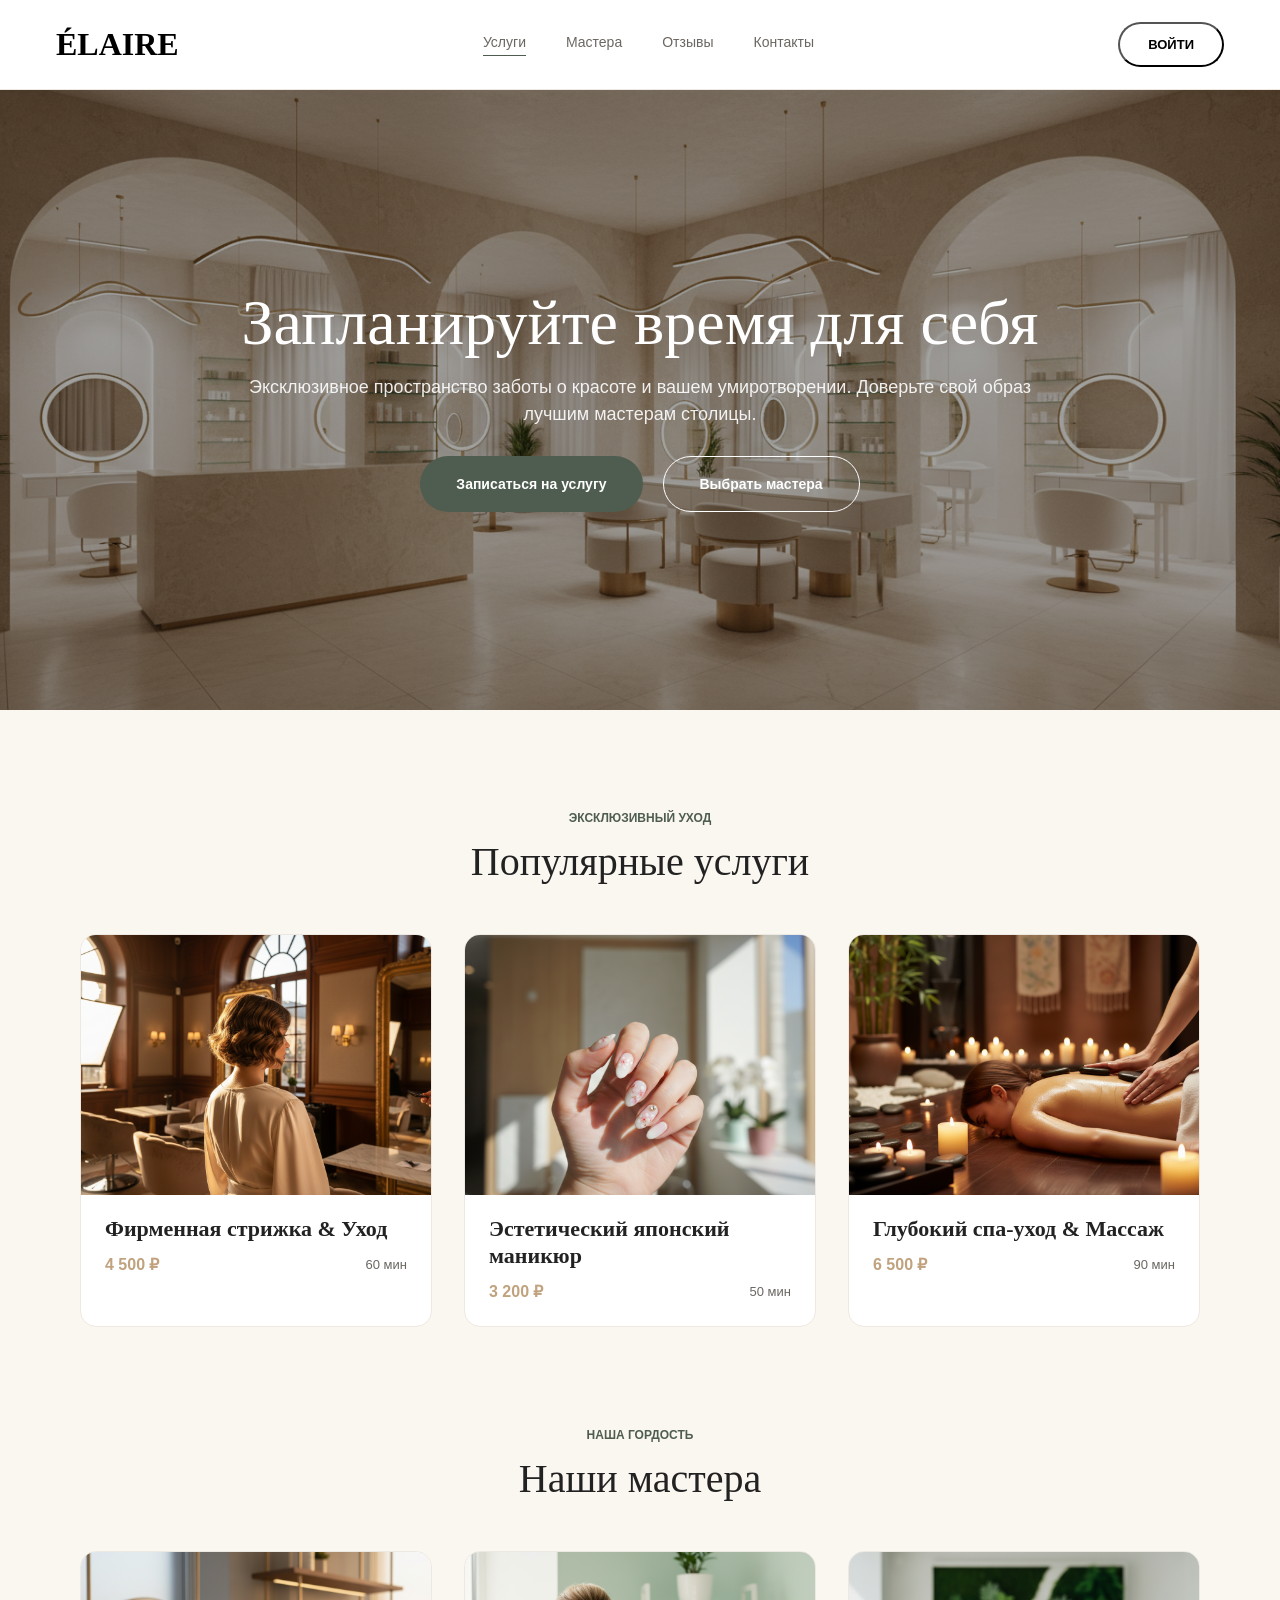
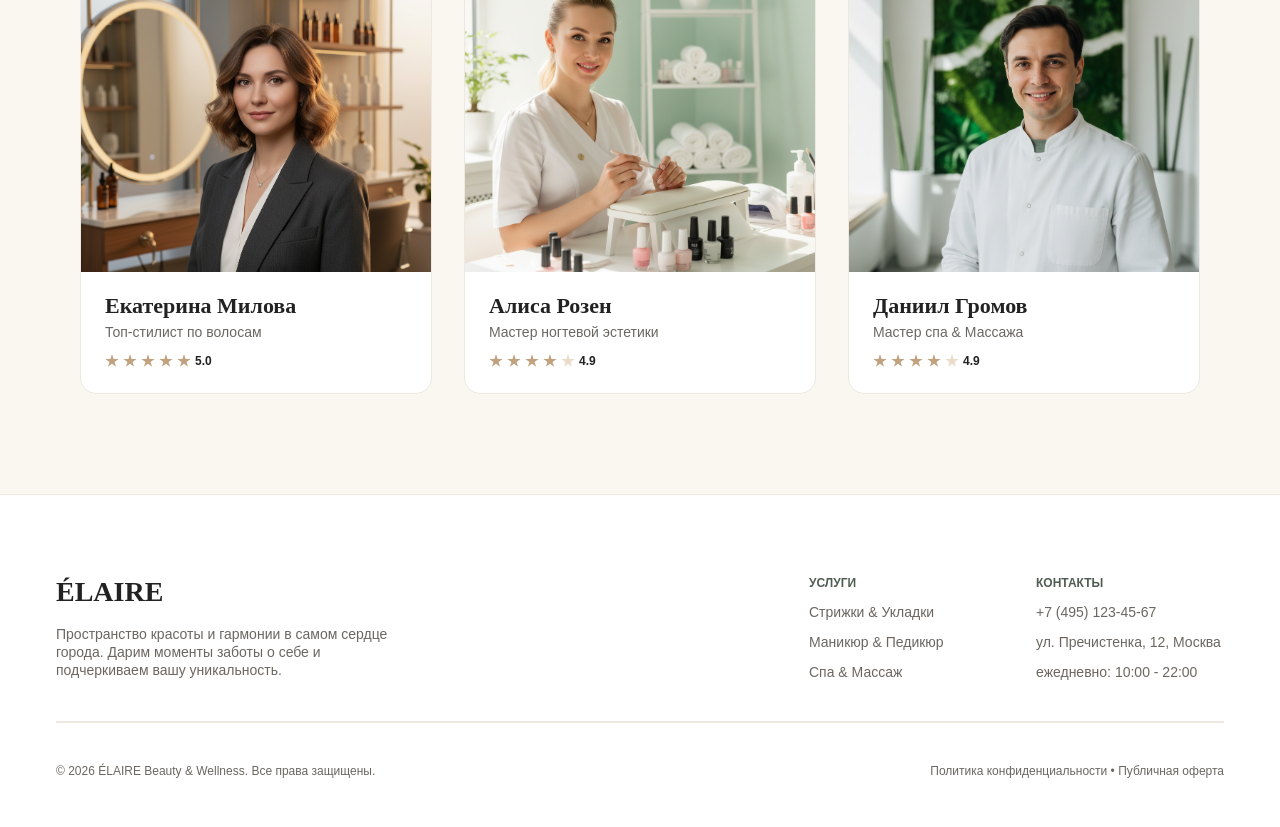
<file: frontend-1-complete/index.html>
<!DOCTYPE html>
<html lang="ru">
  <head>
    <meta charset="UTF-8" />
    <link rel="icon" type="image/svg+xml" href="/favicon.svg" />
    <meta name="viewport" content="width=device-width, initial-scale=1.0" />
    <title>ÉLAIRE — Салон услуг</title>
    <link rel="stylesheet" href="home.css" />
  </head>
  <body>
    <div class="page">
      <!-- header -->
      <header class="header">
        <div class="logo">
          <span class="logo-text">ÉLAIRE</span>
        </div>
        <nav class="nav-links">
          <div class="nav-item active"><a href="#">Услуги</a></div>
          <div class="nav-item"><a href="#">Мастера</a></div>
          <div class="nav-item"><a href="#">Отзывы</a></div>
          <div class="nav-item"><a href="#">Контакты</a></div>
        </nav>
        <button class="login-button"><span>Войти</span></button>
      </header>

      <!-- hero -->
      <section class="hero">
        <div class="hero-text-container">
          <h1 class="hero-title">Запланируйте время для себя</h1>
          <p class="hero-desc">
            Эксклюзивное пространство заботы о красоте и вашем умиротворении.
            Доверьте свой образ лучшим мастерам столицы.
          </p>
        </div>
        <div class="hero-ctas">
          <button
            class="cta-service"
            onclick="window.location.href='services.html'"
          >
            Записаться на услугу
          </button>
          <button class="cta-master">Выбрать мастера</button>
        </div>
      </section>

      <!-- popular services -->
      <section class="popular-services">
        <div class="section-header">
          <span class="section-tag">Эксклюзивный уход</span>
          <h2 class="section-title">Популярные услуги</h2>
        </div>
        <div class="services-grid">
          <article class="service-card">
            <div
              class="service-card-image"
              style="background-image: url('images/service-haircut.png')"
            ></div>
            <div class="service-card-body">
              <h3 class="service-card-title">Фирменная стрижка &amp; Уход</h3>
              <div class="service-card-meta">
                <span class="price">4 500 ₽</span>
                <span class="duration">60 мин</span>
              </div>
            </div>
          </article>
          <article class="service-card">
            <div
              class="service-card-image"
              style="background-image: url('images/service-manicure.png')"
            ></div>
            <div class="service-card-body">
              <h3 class="service-card-title">Эстетический японский маникюр</h3>
              <div class="service-card-meta">
                <span class="price">3 200 ₽</span>
                <span class="duration">50 мин</span>
              </div>
            </div>
          </article>
          <article class="service-card">
            <div
              class="service-card-image"
              style="background-image: url('images/service-spa.png')"
            ></div>
            <div class="service-card-body">
              <h3 class="service-card-title">Глубокий спа-уход &amp; Массаж</h3>
              <div class="service-card-meta">
                <span class="price">6 500 ₽</span>
                <span class="duration">90 мин</span>
              </div>
            </div>
          </article>
        </div>
      </section>

      <!-- our masters -->
      <section class="our-masters">
        <div class="section-header">
          <span class="section-tag">Наша гордость</span>
          <h2 class="section-title">Наши мастера</h2>
        </div>
        <div class="masters-grid">
          <article class="master-card">
            <div
              class="master-card-image"
              style="background-image: url('images/master-ekaterina.png')"
            ></div>
            <div class="master-card-body">
              <div class="master-info">
                <h3 class="master-name">Екатерина Милова</h3>
                <span class="master-role">Топ-стилист по волосам</span>
              </div>
              <div class="stars">
                <span class="star"></span>
                <span class="star"></span>
                <span class="star"></span>
                <span class="star"></span>
                <span class="star"></span>
                <span class="rating">5.0</span>
              </div>
            </div>
          </article>
          <article class="master-card">
            <div
              class="master-card-image"
              style="background-image: url('images/master-alisa.png')"
            ></div>
            <div class="master-card-body">
              <div class="master-info">
                <h3 class="master-name">Алиса Розен</h3>
                <span class="master-role">Мастер ногтевой эстетики</span>
              </div>
              <div class="stars">
                <span class="star"></span>
                <span class="star"></span>
                <span class="star"></span>
                <span class="star"></span>
                <span class="star star-empty"></span>
                <span class="rating">4.9</span>
              </div>
            </div>
          </article>
          <article class="master-card">
            <div
              class="master-card-image"
              style="background-image: url('images/master-daniil.png')"
            ></div>
            <div class="master-card-body">
              <div class="master-info">
                <h3 class="master-name">Даниил Громов</h3>
                <span class="master-role">Мастер спа &amp; Массажа</span>
              </div>
              <div class="stars">
                <span class="star"></span>
                <span class="star"></span>
                <span class="star"></span>
                <span class="star"></span>
                <span class="star star-empty"></span>
                <span class="rating">4.9</span>
              </div>
            </div>
          </article>
        </div>
      </section>

      <!-- footer -->
      <footer class="footer">
        <div class="footer-top">
          <div class="footer-brand">
            <span class="brand-name">ÉLAIRE</span>
            <span class="brand-desc"
              >Пространство красоты и гармонии в самом сердце города. Дарим
              моменты заботы о себе и подчеркиваем вашу уникальность.</span
            >
          </div>
          <div class="footer-links-row">
            <div class="links-col" style="width: 147px">
              <span class="col-title">Услуги</span>
              <a href="#">Стрижки &amp; Укладки</a>
              <a href="#">Маникюр &amp; Педикюр</a>
              <a href="#">Спа &amp; Массаж</a>
            </div>
            <div class="links-col" style="width: 188px">
              <span class="col-title">Контакты</span>
              <a href="#">+7 (495) 123-45-67</a>
              <a href="#">ул. Пречистенка, 12, Москва</a>
              <a href="#">ежедневно: 10:00 - 22:00</a>
            </div>
          </div>
        </div>
        <div class="footer-line"></div>
        <div class="footer-bottom">
          <span class="copy"
            >© 2026 ÉLAIRE Beauty &amp; Wellness. Все права защищены.</span
          >
          <span class="legal"
            >Политика конфиденциальности • Публичная оферта</span
          >
        </div>
      </footer>
    </div>
  </body>
</html>
</file>
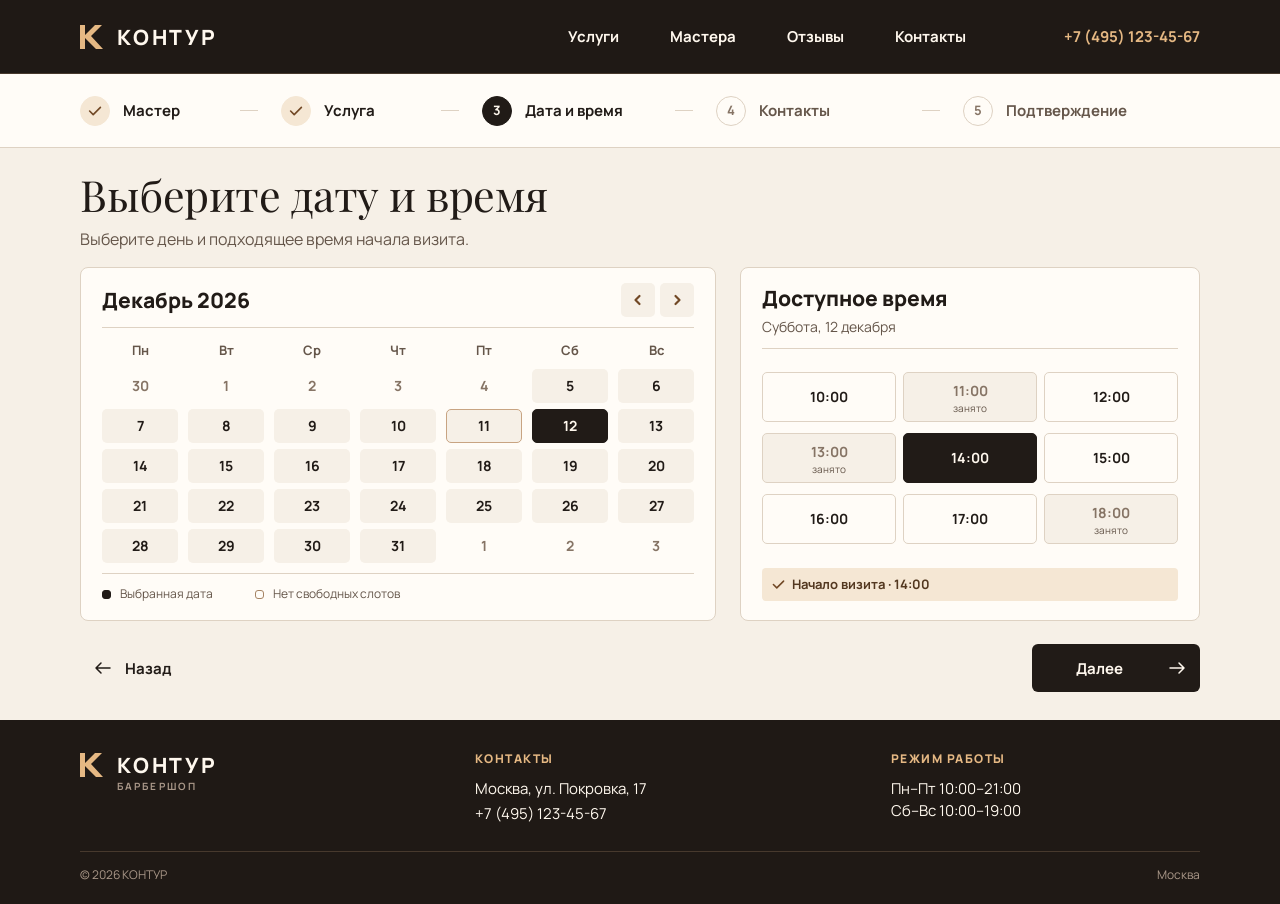
<file: frontend-1-practice/index.html>
<!doctype html>
<html lang="ru">
<head>
  <meta charset="utf-8">
  <meta name="viewport" content="width=device-width, initial-scale=1">
  <title>Выбор даты и времени — КОНТУР</title>
  <link rel="stylesheet" href="styles.css">
</head>
<body class="page" id="top">
  <a class="skip-link" href="#booking">К выбору даты и времени</a>

  <header class="masthead">
    <div class="wrap masthead__inner">
      <span class="brand">
        <svg class="brand__mark" viewBox="0 0 24 24" aria-hidden="true" focusable="false">
          <path fill="currentColor" d="M0 0h5v10L15 0h7L11 11l12 13h-7L5 13v11H0z"/>
        </svg>
        <span class="brand__word">КОНТУР</span>
      </span>

      <nav class="site-nav" aria-label="Разделы сайта">
        <ul class="site-nav__list">
          <li class="site-nav__item">Услуги</li>
          <li class="site-nav__item">Мастера</li>
          <li class="site-nav__item">Отзывы</li>
          <li class="site-nav__item"><a class="site-nav__link" href="#contacts">Контакты</a></li>
        </ul>
      </nav>

      <a class="masthead__phone" href="tel:+74951234567">+7 (495) 123-45-67</a>
    </div>
  </header>

  <main class="booking" id="booking" tabindex="-1">
    <nav class="progress" aria-label="Шаги записи">
      <ol class="wrap progress__list">
        <li class="progress__step progress__step--done">
          <span class="progress__badge" aria-hidden="true">
            <svg class="icon" viewBox="0 0 20 20" fill="none" aria-hidden="true"><path d="m4 10 4 4 8-8" stroke="currentColor" stroke-width="1.8" stroke-linecap="round" stroke-linejoin="round"/></svg>
          </span>
          <span class="progress__label">Мастер<span class="visually-hidden">, шаг пройден</span></span>
        </li>
        <li class="progress__step progress__step--done">
          <span class="progress__badge" aria-hidden="true">
            <svg class="icon" viewBox="0 0 20 20" fill="none" aria-hidden="true"><path d="m4 10 4 4 8-8" stroke="currentColor" stroke-width="1.8" stroke-linecap="round" stroke-linejoin="round"/></svg>
          </span>
          <span class="progress__label">Услуга<span class="visually-hidden">, шаг пройден</span></span>
        </li>
        <li class="progress__step" aria-current="step">
          <span class="progress__badge" aria-hidden="true">3</span>
          <span class="progress__label">Дата и время</span>
        </li>
        <li class="progress__step">
          <span class="progress__badge" aria-hidden="true">4</span>
          <span class="progress__label">Контакты</span>
        </li>
        <li class="progress__step">
          <span class="progress__badge" aria-hidden="true">5</span>
          <span class="progress__label">Подтвер&shy;ждение</span>
        </li>
      </ol>
    </nav>

    <div class="wrap booking__inner">
      <h1 class="booking__title">Выберите дату и время</h1>
      <p class="booking__intro">Выберите день и подходящее время начала визита.</p>

      <form class="schedule" aria-label="Выбор даты и времени" autocomplete="off">
        <section class="panel calendar" aria-labelledby="month-title">
          <div class="calendar__head">
            <h2 class="panel__title" id="month-title">Декабрь 2026</h2>
            <div class="calendar__arrows">
              <button class="month-arrow" type="button" aria-label="Предыдущий месяц">
                <svg class="icon" viewBox="0 0 20 20" fill="none" aria-hidden="true"><path d="m11.5 6-4 4 4 4" stroke="currentColor" stroke-width="2.2" stroke-linecap="round" stroke-linejoin="round"/></svg>
              </button>
              <button class="month-arrow" type="button" aria-label="Следующий месяц">
                <svg class="icon" viewBox="0 0 20 20" fill="none" aria-hidden="true"><path d="m8.5 6 4 4-4 4" stroke="currentColor" stroke-width="2.2" stroke-linecap="round" stroke-linejoin="round"/></svg>
              </button>
            </div>
          </div>

          <ul class="weekdays" aria-hidden="true">
            <li class="weekday">Пн</li>
            <li class="weekday">Вт</li>
            <li class="weekday">Ср</li>
            <li class="weekday">Чт</li>
            <li class="weekday">Пт</li>
            <li class="weekday">Сб</li>
            <li class="weekday">Вс</li>
          </ul>

          <fieldset class="calendar__days">
            <legend class="visually-hidden">День визита</legend>
            <span class="day day--muted" aria-hidden="true">30</span>
            <span class="day day--muted" aria-hidden="true">1</span>
            <span class="day day--muted" aria-hidden="true">2</span>
            <span class="day day--muted" aria-hidden="true">3</span>
            <span class="day day--muted" aria-hidden="true">4</span>
            <label class="day">
              <input class="visually-hidden choice" type="radio" name="visit-date" value="2026-12-05">
              <span class="day__number" aria-hidden="true">5</span>
              <span class="visually-hidden">Суббота, 5 декабря</span>
            </label>
            <label class="day">
              <input class="visually-hidden choice" type="radio" name="visit-date" value="2026-12-06">
              <span class="day__number" aria-hidden="true">6</span>
              <span class="visually-hidden">Воскресенье, 6 декабря</span>
            </label>
            <label class="day">
              <input class="visually-hidden choice" type="radio" name="visit-date" value="2026-12-07">
              <span class="day__number" aria-hidden="true">7</span>
              <span class="visually-hidden">Понедельник, 7 декабря</span>
            </label>
            <label class="day">
              <input class="visually-hidden choice" type="radio" name="visit-date" value="2026-12-08">
              <span class="day__number" aria-hidden="true">8</span>
              <span class="visually-hidden">Вторник, 8 декабря</span>
            </label>
            <label class="day">
              <input class="visually-hidden choice" type="radio" name="visit-date" value="2026-12-09">
              <span class="day__number" aria-hidden="true">9</span>
              <span class="visually-hidden">Среда, 9 декабря</span>
            </label>
            <label class="day">
              <input class="visually-hidden choice" type="radio" name="visit-date" value="2026-12-10">
              <span class="day__number" aria-hidden="true">10</span>
              <span class="visually-hidden">Четверг, 10 декабря</span>
            </label>
            <label class="day day--full">
              <input class="visually-hidden choice" type="radio" name="visit-date" value="2026-12-11">
              <span class="day__number" aria-hidden="true">11</span>
              <span class="visually-hidden">Пятница, 11 декабря, нет свободных слотов</span>
            </label>
            <label class="day">
              <input class="visually-hidden choice" type="radio" id="next-open-date" name="visit-date" value="2026-12-12" checked>
              <span class="day__number" aria-hidden="true">12</span>
              <span class="visually-hidden">Суббота, 12 декабря</span>
            </label>
            <label class="day">
              <input class="visually-hidden choice" type="radio" name="visit-date" value="2026-12-13">
              <span class="day__number" aria-hidden="true">13</span>
              <span class="visually-hidden">Воскресенье, 13 декабря</span>
            </label>
            <label class="day">
              <input class="visually-hidden choice" type="radio" name="visit-date" value="2026-12-14">
              <span class="day__number" aria-hidden="true">14</span>
              <span class="visually-hidden">Понедельник, 14 декабря</span>
            </label>
            <label class="day">
              <input class="visually-hidden choice" type="radio" name="visit-date" value="2026-12-15">
              <span class="day__number" aria-hidden="true">15</span>
              <span class="visually-hidden">Вторник, 15 декабря</span>
            </label>
            <label class="day">
              <input class="visually-hidden choice" type="radio" name="visit-date" value="2026-12-16">
              <span class="day__number" aria-hidden="true">16</span>
              <span class="visually-hidden">Среда, 16 декабря</span>
            </label>
            <label class="day">
              <input class="visually-hidden choice" type="radio" name="visit-date" value="2026-12-17">
              <span class="day__number" aria-hidden="true">17</span>
              <span class="visually-hidden">Четверг, 17 декабря</span>
            </label>
            <label class="day">
              <input class="visually-hidden choice" type="radio" name="visit-date" value="2026-12-18">
              <span class="day__number" aria-hidden="true">18</span>
              <span class="visually-hidden">Пятница, 18 декабря</span>
            </label>
            <label class="day">
              <input class="visually-hidden choice" type="radio" name="visit-date" value="2026-12-19">
              <span class="day__number" aria-hidden="true">19</span>
              <span class="visually-hidden">Суббота, 19 декабря</span>
            </label>
            <label class="day">
              <input class="visually-hidden choice" type="radio" name="visit-date" value="2026-12-20">
              <span class="day__number" aria-hidden="true">20</span>
              <span class="visually-hidden">Воскресенье, 20 декабря</span>
            </label>
            <label class="day">
              <input class="visually-hidden choice" type="radio" name="visit-date" value="2026-12-21">
              <span class="day__number" aria-hidden="true">21</span>
              <span class="visually-hidden">Понедельник, 21 декабря</span>
            </label>
            <label class="day">
              <input class="visually-hidden choice" type="radio" name="visit-date" value="2026-12-22">
              <span class="day__number" aria-hidden="true">22</span>
              <span class="visually-hidden">Вторник, 22 декабря</span>
            </label>
            <label class="day">
              <input class="visually-hidden choice" type="radio" name="visit-date" value="2026-12-23">
              <span class="day__number" aria-hidden="true">23</span>
              <span class="visually-hidden">Среда, 23 декабря</span>
            </label>
            <label class="day">
              <input class="visually-hidden choice" type="radio" name="visit-date" value="2026-12-24">
              <span class="day__number" aria-hidden="true">24</span>
              <span class="visually-hidden">Четверг, 24 декабря</span>
            </label>
            <label class="day">
              <input class="visually-hidden choice" type="radio" name="visit-date" value="2026-12-25">
              <span class="day__number" aria-hidden="true">25</span>
              <span class="visually-hidden">Пятница, 25 декабря</span>
            </label>
            <label class="day">
              <input class="visually-hidden choice" type="radio" name="visit-date" value="2026-12-26">
              <span class="day__number" aria-hidden="true">26</span>
              <span class="visually-hidden">Суббота, 26 декабря</span>
            </label>
            <label class="day">
              <input class="visually-hidden choice" type="radio" name="visit-date" value="2026-12-27">
              <span class="day__number" aria-hidden="true">27</span>
              <span class="visually-hidden">Воскресенье, 27 декабря</span>
            </label>
            <label class="day">
              <input class="visually-hidden choice" type="radio" name="visit-date" value="2026-12-28">
              <span class="day__number" aria-hidden="true">28</span>
              <span class="visually-hidden">Понедельник, 28 декабря</span>
            </label>
            <label class="day">
              <input class="visually-hidden choice" type="radio" name="visit-date" value="2026-12-29">
              <span class="day__number" aria-hidden="true">29</span>
              <span class="visually-hidden">Вторник, 29 декабря</span>
            </label>
            <label class="day">
              <input class="visually-hidden choice" type="radio" name="visit-date" value="2026-12-30">
              <span class="day__number" aria-hidden="true">30</span>
              <span class="visually-hidden">Среда, 30 декабря</span>
            </label>
            <label class="day">
              <input class="visually-hidden choice" type="radio" name="visit-date" value="2026-12-31">
              <span class="day__number" aria-hidden="true">31</span>
              <span class="visually-hidden">Четверг, 31 декабря</span>
            </label>
            <span class="day day--muted" aria-hidden="true">1</span>
            <span class="day day--muted" aria-hidden="true">2</span>
            <span class="day day--muted" aria-hidden="true">3</span>
          </fieldset>

          <ul class="calendar-key" aria-label="Обозначения дат">
            <li class="calendar-key__item"><span class="calendar-key__sample calendar-key__sample--selected" aria-hidden="true"></span>Выбранная дата</li>
            <li class="calendar-key__item"><span class="calendar-key__sample" aria-hidden="true"></span>Нет свободных слотов</li>
          </ul>
        </section>

        <section class="panel availability" aria-labelledby="slots-title">
          <div class="availability__head">
            <h2 class="panel__title" id="slots-title">Доступное время</h2>
            <p class="availability__date" aria-live="polite"></p>
          </div>

          <fieldset class="slots">
            <legend class="visually-hidden">Начало визита</legend>
            <label class="slot">
              <input class="visually-hidden choice" type="radio" name="visit-time" value="10:00">
              <span class="slot__time">10:00</span>
            </label>
            <button class="slot slot--busy" type="button" disabled>
              <span class="slot__time">11:00</span>
              <span class="slot__status">занято</span>
            </button>
            <label class="slot">
              <input class="visually-hidden choice" type="radio" name="visit-time" value="12:00">
              <span class="slot__time">12:00</span>
            </label>
            <button class="slot slot--busy" type="button" disabled>
              <span class="slot__time">13:00</span>
              <span class="slot__status">занято</span>
            </button>
            <label class="slot">
              <input class="visually-hidden choice" type="radio" name="visit-time" value="14:00" checked>
              <span class="slot__time">14:00</span>
            </label>
            <label class="slot">
              <input class="visually-hidden choice" type="radio" name="visit-time" value="15:00">
              <span class="slot__time">15:00</span>
            </label>
            <label class="slot">
              <input class="visually-hidden choice" type="radio" name="visit-time" value="16:00">
              <span class="slot__time">16:00</span>
            </label>
            <label class="slot">
              <input class="visually-hidden choice" type="radio" name="visit-time" value="17:00">
              <span class="slot__time">17:00</span>
            </label>
            <button class="slot slot--busy" type="button" disabled>
              <span class="slot__time">18:00</span>
              <span class="slot__status">занято</span>
            </button>
          </fieldset>

          <p class="visit-summary" aria-live="polite">
            <svg class="icon" viewBox="0 0 20 20" fill="none" aria-hidden="true"><path d="m4 10 4 4 8-8" stroke="currentColor" stroke-width="1.8" stroke-linecap="round" stroke-linejoin="round"/></svg>
            <span class="visit-summary__text">Начало визита · <span class="visit-summary__time"></span></span>
          </p>

          <div class="empty-day">
            <svg class="empty-day__icon" viewBox="0 0 20 20" fill="none" aria-hidden="true"><path d="M3 5h14v12H3zM3 9h14M7 2.5v5m6-5v5" stroke="currentColor" stroke-width="1.5" stroke-linecap="round" stroke-linejoin="round"/></svg>
            <div class="empty-day__body">
              <h3 class="empty-day__title">На этот день всё занято</h3>
              <p class="empty-day__hint">Следующий день со свободными слотами — суббота, 12 декабря.</p>
              <label class="action action--light" for="next-open-date">Выбрать 12 декабря <svg class="icon" viewBox="0 0 20 20" fill="none" aria-hidden="true"><path d="M3 10h14m-5-5 5 5-5 5" stroke="currentColor" stroke-width="1.5" stroke-linecap="round" stroke-linejoin="round"/></svg></label>
            </div>
          </div>
        </section>

        <div class="booking-actions" aria-label="Кнопки шага">
          <button class="action action--back" type="button">
            <svg class="icon" viewBox="0 0 20 20" fill="none" aria-hidden="true"><path d="M17 10H3m5-5-5 5 5 5" stroke="currentColor" stroke-width="1.5" stroke-linecap="round" stroke-linejoin="round"/></svg>
            Назад
          </button>
          <button class="action action--next" type="button">
            Далее
            <svg class="icon" viewBox="0 0 20 20" fill="none" aria-hidden="true"><path d="M3 10h14m-5-5 5 5-5 5" stroke="currentColor" stroke-width="1.5" stroke-linecap="round" stroke-linejoin="round"/></svg>
          </button>
          <button class="action action--next action--blocked" type="button" disabled>
            Далее
            <svg class="icon" viewBox="0 0 20 20" fill="none" aria-hidden="true"><path d="M3 10h14m-5-5 5 5-5 5" stroke="currentColor" stroke-width="1.5" stroke-linecap="round" stroke-linejoin="round"/></svg>
          </button>
        </div>
      </form>
    </div>
  </main>

  <footer class="site-footer" id="contacts">
    <div class="wrap site-footer__inner">
      <div class="site-footer__columns">
        <a class="brand brand--footer" href="#top" aria-label="КОНТУР, к началу страницы">
          <svg class="brand__mark" viewBox="0 0 24 24" aria-hidden="true" focusable="false"><path fill="currentColor" d="M0 0h5v10L15 0h7L11 11l12 13h-7L5 13v11H0z"/></svg>
          <span class="brand__word">КОНТУР</span>
          <span class="brand__caption">Барбершоп</span>
        </a>
        <section class="site-footer__column" aria-labelledby="contact-heading">
          <h2 class="site-footer__heading" id="contact-heading">Контакты</h2>
          <address class="site-footer__details">
            <span class="site-footer__line">Москва, ул. Покровка, 17</span>
            <a class="site-footer__phone" href="tel:+74951234567">+7 (495) 123-45-67</a>
          </address>
        </section>
        <section class="site-footer__column" aria-labelledby="hours-heading">
          <h2 class="site-footer__heading" id="hours-heading">Режим работы</h2>
          <p class="site-footer__details">
            <span class="site-footer__line">Пн–Пт 10:00–21:00</span>
            <span class="site-footer__line">Сб–Вс 10:00–19:00</span>
          </p>
        </section>
      </div>
      <div class="site-footer__meta">
        <small class="site-footer__note">© 2026 КОНТУР</small>
        <span class="site-footer__note">Москва</span>
      </div>
    </div>
  </footer>
</body>
</html>
</file>
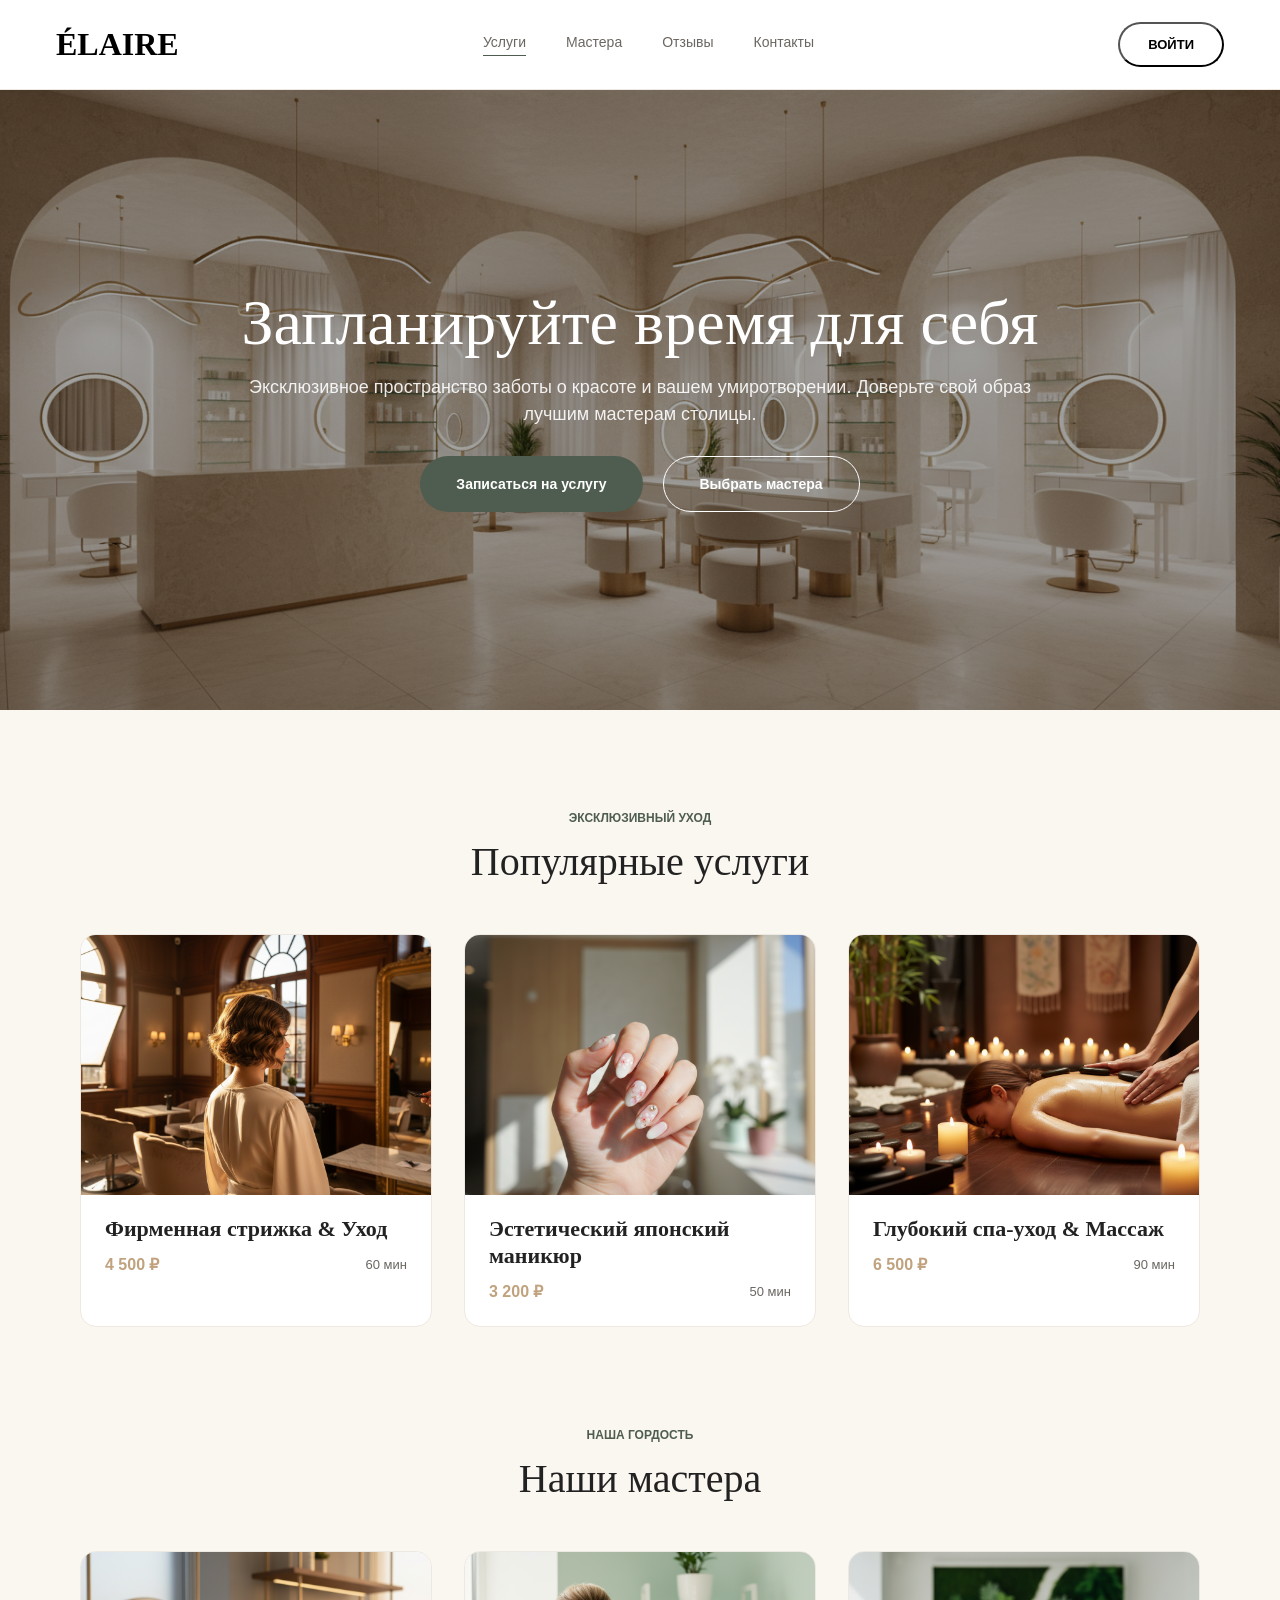
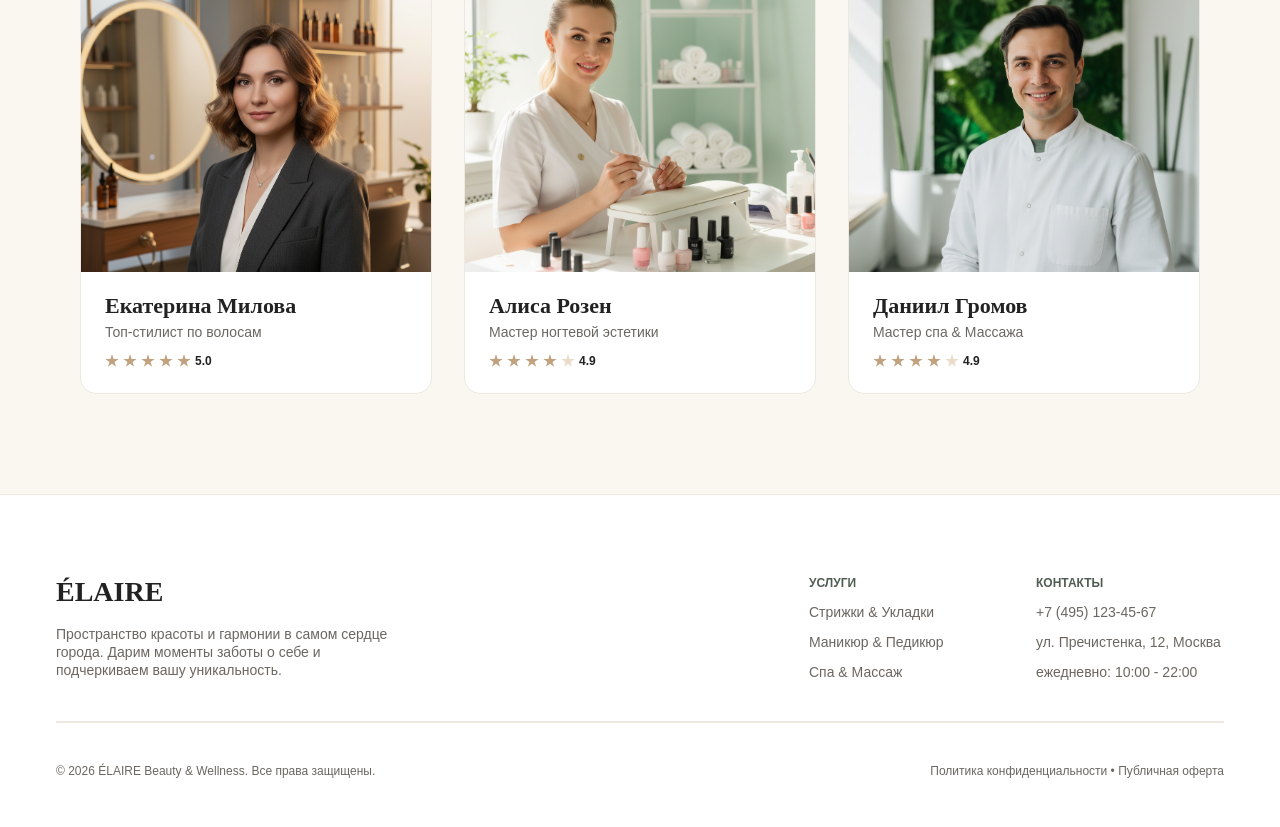
<file: frontend-2-complete/index.html>
<!DOCTYPE html>
<html lang="ru">
  <head>
    <meta charset="UTF-8" />
    <link rel="icon" type="image/svg+xml" href="/favicon.svg" />
    <meta name="viewport" content="width=device-width, initial-scale=1.0" />
    <title>ÉLAIRE — Салон услуг</title>
    <link rel="stylesheet" href="home.css" />
  </head>
  <body>
    <div class="page">
      <!-- header -->
      <header class="header">
        <div class="logo">
          <span class="logo-text">ÉLAIRE</span>
        </div>
        <nav class="nav-links">
          <div class="nav-item active"><a href="#">Услуги</a></div>
          <div class="nav-item"><a href="#">Мастера</a></div>
          <div class="nav-item"><a href="#">Отзывы</a></div>
          <div class="nav-item"><a href="#">Контакты</a></div>
        </nav>
        <button class="login-button"><span>Войти</span></button>
      </header>

      <!-- hero -->
      <section class="hero">
        <div class="hero-text-container">
          <h1 class="hero-title">Запланируйте время для себя</h1>
          <p class="hero-desc">
            Эксклюзивное пространство заботы о красоте и вашем умиротворении.
            Доверьте свой образ лучшим мастерам столицы.
          </p>
        </div>
        <div class="hero-ctas">
          <button class="cta-service">Записаться на услугу</button>
          <button class="cta-master">Выбрать мастера</button>
        </div>
      </section>

      <!-- popular services -->
      <section class="popular-services">
        <div class="section-header">
          <span class="section-tag">Эксклюзивный уход</span>
          <h2 class="section-title">Популярные услуги</h2>
        </div>
        <div class="services-grid">
          <article class="service-card">
            <div
              class="service-card-image"
              style="background-image: url('images/service-haircut.png')"
            ></div>
            <div class="service-card-body">
              <h3 class="service-card-title">Фирменная стрижка &amp; Уход</h3>
              <div class="service-card-meta">
                <span class="price">4 500 ₽</span>
                <span class="duration">60 мин</span>
              </div>
            </div>
          </article>
          <article class="service-card">
            <div
              class="service-card-image"
              style="background-image: url('images/service-manicure.png')"
            ></div>
            <div class="service-card-body">
              <h3 class="service-card-title">Эстетический японский маникюр</h3>
              <div class="service-card-meta">
                <span class="price">3 200 ₽</span>
                <span class="duration">50 мин</span>
              </div>
            </div>
          </article>
          <article class="service-card">
            <div
              class="service-card-image"
              style="background-image: url('images/service-spa.png')"
            ></div>
            <div class="service-card-body">
              <h3 class="service-card-title">Глубокий спа-уход &amp; Массаж</h3>
              <div class="service-card-meta">
                <span class="price">6 500 ₽</span>
                <span class="duration">90 мин</span>
              </div>
            </div>
          </article>
        </div>
      </section>

      <!-- our masters -->
      <section class="our-masters">
        <div class="section-header">
          <span class="section-tag">Наша гордость</span>
          <h2 class="section-title">Наши мастера</h2>
        </div>
        <div class="masters-grid">
          <article class="master-card">
            <div
              class="master-card-image"
              style="background-image: url('images/master-ekaterina.png')"
            ></div>
            <div class="master-card-body">
              <div class="master-info">
                <h3 class="master-name">Екатерина Милова</h3>
                <span class="master-role">Топ-стилист по волосам</span>
              </div>
              <div class="stars">
                <span class="star"></span>
                <span class="star"></span>
                <span class="star"></span>
                <span class="star"></span>
                <span class="star"></span>
                <span class="rating">5.0</span>
              </div>
            </div>
          </article>
          <article class="master-card">
            <div
              class="master-card-image"
              style="background-image: url('images/master-alisa.png')"
            ></div>
            <div class="master-card-body">
              <div class="master-info">
                <h3 class="master-name">Алиса Розен</h3>
                <span class="master-role">Мастер ногтевой эстетики</span>
              </div>
              <div class="stars">
                <span class="star"></span>
                <span class="star"></span>
                <span class="star"></span>
                <span class="star"></span>
                <span class="star star-empty"></span>
                <span class="rating">4.9</span>
              </div>
            </div>
          </article>
          <article class="master-card">
            <div
              class="master-card-image"
              style="background-image: url('images/master-daniil.png')"
            ></div>
            <div class="master-card-body">
              <div class="master-info">
                <h3 class="master-name">Даниил Громов</h3>
                <span class="master-role">Мастер спа &amp; Массажа</span>
              </div>
              <div class="stars">
                <span class="star"></span>
                <span class="star"></span>
                <span class="star"></span>
                <span class="star"></span>
                <span class="star star-empty"></span>
                <span class="rating">4.9</span>
              </div>
            </div>
          </article>
        </div>
      </section>

      <!-- footer -->
      <footer class="footer">
        <div class="footer-top">
          <div class="footer-brand">
            <span class="brand-name">ÉLAIRE</span>
            <span class="brand-desc"
              >Пространство красоты и гармонии в самом сердце города. Дарим
              моменты заботы о себе и подчеркиваем вашу уникальность.</span
            >
          </div>
          <div class="footer-links-row">
            <div class="links-col" style="width: 147px">
              <span class="col-title">Услуги</span>
              <a href="#">Стрижки &amp; Укладки</a>
              <a href="#">Маникюр &amp; Педикюр</a>
              <a href="#">Спа &amp; Массаж</a>
            </div>
            <div class="links-col" style="width: 188px">
              <span class="col-title">Контакты</span>
              <a href="#">+7 (495) 123-45-67</a>
              <a href="#">ул. Пречистенка, 12, Москва</a>
              <a href="#">ежедневно: 10:00 - 22:00</a>
            </div>
          </div>
        </div>
        <div class="footer-line"></div>
        <div class="footer-bottom">
          <span class="copy"
            >© 2026 ÉLAIRE Beauty &amp; Wellness. Все права защищены.</span
          >
          <span class="legal"
            >Политика конфиденциальности • Публичная оферта</span
          >
        </div>
      </footer>
    </div>
    <script src="./home.js"></script>
  </body>
</html>
</file>
<file: frontend-1-complete/home.css>
/* ===== reset & base ===== */
* {
  margin: 0;
  padding: 0;
  box-sizing: border-box;
}

body {
  min-height: 100vh;
  font-family: "DM Sans", sans-serif;
}

.page {
  display: flex;
  flex-direction: column;
  min-height: 100vh;
  background: #faf6f0;
}

/* ===== header ===== */
.header {
  display: flex;
  flex-direction: row;
  justify-content: space-between;
  align-items: center;
  padding: 0px 56px;
  height: 90px;
  background: #ffffff;
  border-bottom: 1px solid #ede8e1;
}

.logo-text {
  font-family: "Cormorant Garamond", serif;
  font-weight: 600;
  font-size: 32px;
  line-height: 39px;
  cursor: pointer;
}

.nav-links {
  display: flex;
  flex-direction: row;
  gap: 40px;
}

.nav-item {
  padding-bottom: 4px;
  border-bottom: 1.5px solid transparent;
}

.nav-item.active {
  border-bottom-color: #4f5d50;
}

.nav-item a {
  font-size: 14px;
  line-height: 18px;
  color: #6b6661;
  text-decoration: none;
}

.login-button {
  padding: 12px 28px;
  border-radius: 100px;
  background: transparent;
  cursor: pointer;
  font-weight: 600;
  font-size: 13px;
  line-height: 17px;
  text-transform: uppercase;
}

/* ===== hero ===== */
.hero {
  display: flex;
  flex-direction: column;
  justify-content: center;
  align-items: center;
  padding: 0px 80px;
  gap: 28px;
  height: 620px;
  background: linear-gradient(0deg, rgba(0, 0, 0, 0.35), rgba(0, 0, 0, 0.35)),
    url("./images/hero-salon.png") center / cover no-repeat;
}

.hero-text-container {
  display: flex;
  flex-direction: column;
  align-items: center;
  gap: 16px;
  max-width: 800px;
}

.hero-title {
  font-family: "Cormorant Garamond", serif;
  font-weight: 400;
  font-size: 64px;
  line-height: 1.1;
  text-align: center;
  color: #ffffff;
}

.hero-desc {
  font-size: 18px;
  line-height: 1.5;
  text-align: center;
  color: #ffffff;
  opacity: 0.9;
}

.hero-ctas {
  display: flex;
  flex-direction: row;
  gap: 20px;
}

.cta-service {
  padding: 18px 36px;
  background: #4f5d50;
  border-radius: 100px;
  border: none;
  cursor: pointer;
  font-weight: 600;
  font-size: 14px;
  line-height: 18px;
  color: #ffffff;
}

.cta-service:hover {
  background: #3d4a3e;
}

.cta-master {
  padding: 18px 36px;
  background: transparent;
  border: 1px solid #ffffff;
  border-radius: 100px;
  cursor: pointer;
  font-weight: 600;
  font-size: 14px;
  line-height: 18px;
  color: #ffffff;
}

.cta-master:hover {
  background: rgba(255, 255, 255, 0.1);
}

/* ===== section header ===== */
.section-header {
  display: flex;
  flex-direction: column;
  align-items: center;
  gap: 12px;
  width: 100%;
}

.section-tag {
  font-weight: 700;
  font-size: 12px;
  line-height: 16px;
  text-transform: uppercase;
  color: #4f5d50;
}

.section-title {
  font-family: "Cormorant Garamond", serif;
  font-weight: 500;
  font-size: 40px;
  line-height: 48px;
  color: #222222;
}

/* ===== popular services ===== */
.popular-services {
  display: flex;
  flex-direction: column;
  align-items: flex-start;
  padding: 100px 80px 80px;
  gap: 48px;
  background: #faf6f0;
}

.services-grid {
  display: flex;
  flex-direction: row;
  gap: 32px;
  width: 100%;
}

.service-card {
  display: flex;
  flex-direction: column;
  align-items: flex-start;
  gap: 20px;
  flex: 1;
  padding-bottom: 24px;
  background: #ffffff;
  border: 1px solid #ede8e1;
  border-radius: 16px;
  overflow: hidden;
}

.service-card-image {
  width: 100%;
  height: 260px;
  background-size: cover;
  background-position: center;
  background-repeat: no-repeat;
}

.service-card-image--haircut {
  background-image: url("../images/service-haircut.png");
}

.service-card-image--manicure {
  background-image: url("../images/service-manicure.png");
}

.service-card-image--spa {
  background-image: url("../images/service-spa.png");
}

.service-card-body {
  display: flex;
  flex-direction: column;
  gap: 12px;
  padding: 0 24px;
  width: 100%;
}

.service-card-title {
  font-family: "Cormorant Garamond", serif;
  font-weight: 600;
  font-size: 22px;
  line-height: 27px;
  color: #222222;
}

.service-card-meta {
  display: flex;
  flex-direction: row;
  justify-content: space-between;
  align-items: center;
}

.service-card-meta .price {
  font-weight: 600;
  font-size: 16px;
  line-height: 21px;
  color: #c1a27e;
}

.service-card-meta .duration {
  font-size: 13px;
  line-height: 17px;
  color: #6b6661;
}

/* ===== our masters ===== */
.our-masters {
  display: flex;
  flex-direction: column;
  align-items: flex-start;
  padding: 20px 80px 100px;
  gap: 48px;
  background: #faf6f0;
}

.masters-grid {
  display: flex;
  flex-direction: row;
  gap: 32px;
  width: 100%;
}

.master-card {
  display: flex;
  flex-direction: column;
  align-items: flex-start;
  gap: 20px;
  flex: 1;
  padding-bottom: 24px;
  background: #ffffff;
  border: 1px solid #ede8e1;
  border-radius: 16px;
  overflow: hidden;
}

.master-card-image {
  width: 100%;
  height: 320px;
  background-size: cover;
  background-position: center;
  background-repeat: no-repeat;
}

.master-card-image--ekaterina {
  background-image: url("../images/master-ekaterina.png");
}

.master-card-image--alisa {
  background-image: url("../images/master-alisa.png");
}

.master-card-image--daniil {
  background-image: url("../images/master-daniil.png");
}

.master-card-body {
  display: flex;
  flex-direction: column;
  gap: 12px;
  padding: 0 24px;
  width: 100%;
}

.master-info {
  display: flex;
  flex-direction: column;
  gap: 4px;
}

.master-name {
  font-family: "Cormorant Garamond", serif;
  font-weight: 600;
  font-size: 22px;
  line-height: 27px;
  color: #222222;
}

.master-role {
  font-size: 14px;
  line-height: 18px;
  color: #6b6661;
}

.stars {
  display: flex;
  flex-direction: row;
  align-items: center;
  gap: 4px;
}

.star {
  width: 14px;
  height: 14px;
  background: #c1a27e;
  clip-path: polygon(
    50% 0%,
    61% 35%,
    98% 35%,
    68% 57%,
    79% 91%,
    50% 70%,
    21% 91%,
    32% 57%,
    2% 35%,
    39% 35%
  );
}

.star-empty {
  background: #eadbc8;
}

.rating {
  font-weight: 600;
  font-size: 12px;
  line-height: 16px;
  color: #222222;
}

/* ===== footer ===== */
.footer {
  background: #ffffff;
  display: flex;
  flex-direction: column;
  padding: 80px 56px 48px;
  border-top: 1px solid #ede8e1;
  margin-top: auto;
}

.footer-top {
  display: flex;
  flex-direction: row;
  justify-content: space-between;
  gap: 20px;
}

.footer-brand {
  display: flex;
  flex-direction: column;
  gap: 16px;
}

.footer-brand .brand-name {
  font-family: "Cormorant Garamond", serif;
  font-style: normal;
  font-weight: 600;
  font-size: 28px;
  line-height: 34px;
  color: #222222;
}

.footer-brand .brand-desc {
  max-width: 360px;
  font-size: 14px;
  line-height: 18px;
  color: #6b6661;
}

.footer-links-row {
  display: flex;
  flex-direction: row;
  gap: 80px;
}

.links-col {
  display: flex;
  flex-direction: column;
  gap: 12px;
}

.links-col .col-title {
  font-weight: 600;
  font-size: 12px;
  line-height: 16px;
  text-transform: uppercase;
  color: #4f5d50;
}

.links-col a {
  font-size: 14px;
  line-height: 18px;
  color: #6b6661;
  text-decoration: none;
}

.footer-line {
  border: 1px solid #ede8e1;
  margin-top: 40px;
  margin-bottom: 40px;
}

.footer-bottom {
  display: flex;
  flex-direction: row;
  justify-content: space-between;
  align-items: center;
  flex-grow: 0;
}

.footer-bottom .copy {
  font-size: 12px;
  line-height: 16px;
  color: #6b6661;
}

.footer-bottom .legal {
  font-size: 12px;
  line-height: 16px;
  color: #6b6661;
  margin-left: 20px;
}
</file>
<file: frontend-1-practice/styles.css>
@font-face {
  font-family: Manrope;
  src: url("fonts/manrope.ttf") format("truetype");
  font-style: normal;
  font-weight: 200 800;
  font-display: swap;
}

@font-face {
  font-family: "Playfair Display";
  src: url("fonts/playfair-display.ttf") format("truetype");
  font-style: normal;
  font-weight: 400 900;
  font-display: swap;
}

:root {
  --ink: #211b17;
  --night: #1f1915;
  --white: #fff8ee;
  --gold: #e5b883;
  --bronze: #714825;
  --umber: #533820;
  --cream: #f6f0e7;
  --paper: #fffcf7;
  --tint: #f5e7d4;
  --line: #ded2c3;
  --dark-line: #47392d;
  --muted: #65564a;
  --dim: #aa9889;
  --subdued: #867465;
  --calendar-gap: 10px;
}

*, *::before, *::after {
  box-sizing: border-box;
}

.page {
  display: flex;
  flex-direction: column;
  min-height: 100vh;
  margin: 0;
  background: var(--cream);
  color: var(--ink);
  font: 400 16px/1.5 Manrope, Arial, sans-serif;
}

.wrap {
  width: min(1120px, calc(100% - 64px));
  margin-inline: auto;
}

.visually-hidden {
  position: absolute;
  width: 1px;
  height: 1px;
  padding: 0;
  margin: -1px;
  overflow: hidden;
  clip-path: inset(50%);
  white-space: nowrap;
  border: 0;
}

.icon {
  flex: 0 0 auto;
  width: 20px;
  height: 20px;
}

.skip-link {
  position: fixed;
  z-index: 2;
  top: 8px;
  left: 8px;
  padding: 8px 12px;
  background: var(--paper);
  color: var(--ink);
  transform: translateY(calc(-100% - 8px));
}

.skip-link:focus {
  transform: none;
}

:focus-visible {
  outline: 2px solid var(--bronze);
  outline-offset: 3px;
}

.masthead :focus-visible,
.site-footer :focus-visible {
  outline-color: var(--gold);
}

/* Шапка и шаги записи */
.masthead,
.site-footer {
  background: var(--night);
  color: var(--white);
}

.masthead {
  border-bottom: 1px solid var(--dark-line);
}

.masthead__inner {
  display: grid;
  grid-template-columns: minmax(0, 1fr) minmax(0, 436px) 181px;
  align-items: center;
  gap: 25px;
  min-height: 73px;
}

.brand {
  display: grid;
  grid-template-columns: 24px auto;
  align-items: center;
  column-gap: 13px;
  width: max-content;
  color: var(--white);
  text-decoration: none;
}

.brand__mark {
  width: 24px;
  height: 24px;
  color: var(--gold);
}

.brand__word {
  font-size: 21px;
  font-weight: 800;
  line-height: 28px;
  letter-spacing: 2.8px;
}

.brand__caption {
  grid-column: 2;
  color: var(--dim);
  font-size: 10px;
  font-weight: 700;
  line-height: 14px;
  letter-spacing: 2.1px;
  text-transform: uppercase;
}

.site-nav__list {
  display: flex;
  align-items: center;
  justify-content: space-between;
  gap: 16px;
  padding: 0 28px 0 10px;
  margin: 0;
  list-style: none;
}

.site-nav__item,
.masthead__phone {
  font-size: 15px;
  font-weight: 700;
  line-height: 21px;
}

.site-nav__link,
.masthead__phone,
.site-footer__phone,
.brand--footer {
  cursor: pointer;
}

.site-nav__link {
  color: inherit;
  text-decoration: none;
}

.site-nav__link:hover,
.site-footer__phone:hover,
.brand--footer:hover {
  color: var(--gold);
}

.masthead__phone {
  justify-self: end;
  color: var(--gold);
  text-decoration: none;
  white-space: nowrap;
}

.masthead__phone:hover {
  color: var(--white);
}

.progress {
  background: var(--paper);
  border-bottom: 1px solid var(--line);
}

.progress__list {
  display: grid;
  grid-template-columns: 201fr 201fr 234fr 247fr 237fr;
  align-items: center;
  min-height: 73px;
  padding: 0;
  margin-block: 0;
  list-style: none;
}

.progress__step {
  display: flex;
  align-items: center;
  gap: 13px;
  min-width: 0;
  padding-right: 23px;
  color: var(--muted);
}

.progress__step:last-child {
  padding-right: 0;
}

.progress__step:not(:last-child)::after {
  flex: 0 1 18px;
  min-width: 9px;
  height: 1px;
  margin-left: auto;
  background: var(--line);
  content: "";
}

.progress__step--done,
.progress__step[aria-current="step"] {
  color: var(--ink);
}

.progress__badge {
  display: grid;
  flex: 0 0 30px;
  place-items: center;
  width: 30px;
  height: 30px;
  border: 1px solid var(--line);
  border-radius: 50%;
  color: var(--subdued);
  font-size: 13px;
  font-weight: 700;
}

.progress__step--done .progress__badge {
  background: var(--tint);
  border-color: var(--tint);
  color: var(--bronze);
}

.progress__badge .icon {
  width: 18px;
  height: 18px;
}

.progress__step[aria-current="step"] .progress__badge {
  background: var(--ink);
  border-color: var(--ink);
  color: var(--white);
}

.progress__label {
  font-size: 15px;
  font-weight: 700;
  line-height: 22px;
}

/* Основная сетка */
.booking {
  flex: 1 0 auto;
}

.booking__inner {
  padding-block: 22px 28px;
}

.booking__title {
  margin: 0 0 8px;
  font: 400 43px/49px "Playfair Display", Georgia, serif;
  letter-spacing: -.48px;
}

.booking__intro {
  margin: 0 0 15px;
  color: var(--muted);
  line-height: 25px;
}

.schedule {
  display: grid;
  grid-template-columns: minmax(0, 636fr) minmax(0, 460fr);
  gap: 23px 24px;
}

.panel {
  min-width: 0;
  min-height: 354px;
  padding: 15px 21px 16px;
  background: var(--paper);
  border: 1px solid var(--line);
  border-radius: 8px;
}

.panel__title {
  margin: 0;
  font-size: 21px;
  font-weight: 800;
  line-height: 31px;
}

.calendar__head {
  display: flex;
  align-items: center;
  justify-content: space-between;
  gap: 10px;
  padding-bottom: 10px;
  border-bottom: 1px solid var(--line);
}

.calendar__arrows {
  display: flex;
  gap: 5px;
  flex-shrink: 0;
}

.month-arrow {
  display: grid;
  place-items: center;
  width: 34px;
  height: 34px;
  padding: 0;
  background: var(--cream);
  color: var(--bronze);
  border: 0;
  border-radius: 5px;
  cursor: pointer;
}

.month-arrow:hover {
  background: var(--tint);
}

.weekdays,
.calendar__days {
  display: grid;
  grid-template-columns: repeat(7, minmax(0, 1fr));
  column-gap: var(--calendar-gap);
}

.weekdays {
  padding: 0;
  margin: 13px 0 9px;
  list-style: none;
}

.weekday {
  color: var(--muted);
  text-align: center;
  font-size: 13px;
  font-weight: 700;
  line-height: 19px;
}

.calendar__days,
.slots {
  min-width: 0;
  padding: 0;
  margin: 0;
  border: 0;
}

.calendar__days {
  row-gap: 6px;
}

.day {
  position: relative;
  display: grid;
  place-items: center;
  min-height: 34px;
  padding: 0;
  background: var(--cream);
  border: 1px solid transparent;
  border-radius: 5px;
  cursor: pointer;
  font-size: 14px;
  font-weight: 700;
  line-height: 20px;
}

.day--full {
  border-color: #c8a482;
}

.day--muted {
  background: transparent;
  color: var(--subdued);
  cursor: default;
}

.day:not(.day--muted):hover {
  background: var(--tint);
}

.day:has(.choice:checked),
.slot:has(.choice:checked) {
  background: var(--ink);
  color: var(--white);
  border-color: var(--ink);
}

.day:has(.choice:checked):hover,
.slot:has(.choice:checked):hover {
  background: var(--umber);
}

.day:has(.choice:focus-visible),
.slot:has(.choice:focus-visible) {
  outline: 2px solid var(--bronze);
  outline-offset: 2px;
}

.calendar-key {
  display: flex;
  flex-wrap: wrap;
  gap: 7px 42px;
  padding: 10px 0 0;
  margin: 10px 0 0;
  border-top: 1px solid var(--line);
  list-style: none;
}

.calendar-key__item {
  display: inline-flex;
  gap: 9px;
  align-items: center;
  color: var(--muted);
  font-size: 12px;
  line-height: 20px;
}

.calendar-key__sample {
  flex: 0 0 9px;
  width: 9px;
  height: 9px;
  border: 1px solid #a68464;
  border-radius: 3px;
}

.calendar-key__sample--selected {
  background: var(--ink);
  border-color: var(--ink);
}

/* Свободное, выбранное и занятое время */
.availability__head {
  padding-bottom: 10px;
  margin-bottom: 23px;
  border-bottom: 1px solid var(--line);
}

.availability__date {
  margin: 2px 0 0;
  color: var(--muted);
  font-size: 14px;
  line-height: 22px;
}

.availability__date::before {
  content: var(--visit-date, "Суббота, 12 декабря");
}

.slots {
  display: grid;
  grid-template-columns: repeat(3, minmax(0, 1fr));
  gap: 11px 7px;
}

.slot {
  position: relative;
  display: flex;
  flex-direction: column;
  align-items: center;
  justify-content: center;
  min-height: 50px;
  padding: 4px;
  background: var(--paper);
  color: var(--ink);
  border: 1px solid var(--line);
  border-radius: 5px;
  cursor: pointer;
  font-family: inherit;
}

.slot:not(:disabled):hover {
  background: var(--tint);
  border-color: #c8a482;
}

.slot__time {
  font-size: 14px;
  font-weight: 700;
  line-height: 22px;
  white-space: nowrap;
}

.slot__status {
  color: var(--muted);
  font-size: 10px;
  line-height: 13px;
}

.slot--busy {
  background: var(--cream);
  color: var(--subdued);
  cursor: not-allowed;
}

.visit-summary {
  display: flex;
  align-items: center;
  gap: 5px;
  min-height: 33px;
  padding-inline: 8px;
  margin: 24px 0 0;
  background: var(--tint);
  color: var(--umber);
  border-radius: 4px;
  font-size: 13px;
  font-weight: 700;
  line-height: 19px;
}

.visit-summary .icon {
  width: 17px;
  height: 17px;
  color: var(--bronze);
}

.visit-summary__time::before {
  content: var(--visit-time, "14:00");
}

.empty-day {
  display: none;
  gap: 11px;
  min-height: 172px;
  padding: 16px;
  margin-top: 25px;
  background: var(--tint);
  border-radius: 7px;
}

.empty-day__icon {
  flex-shrink: 0;
  width: 37px;
  height: 37px;
  padding: 9px;
  background: #ebd4b8;
  color: var(--bronze);
  border-radius: 50%;
}

.empty-day__title {
  margin: 0 0 4px;
  font-size: 17px;
  font-weight: 800;
  line-height: 26px;
}

.empty-day__hint {
  margin: 0 0 15px;
  color: var(--muted);
  font-size: 14px;
  line-height: 22px;
}

.schedule:has(.day--full .choice:checked) :is(.slots, .visit-summary, .action--next) {
  display: none;
}

.schedule:has(.day--full .choice:checked) :is(.empty-day, .action--blocked) {
  display: flex;
}

/* Подписи соответствуют значениям переключателей в HTML. */
.schedule:has([value="2026-12-05"]:checked) { --visit-date: "Суббота, 5 декабря"; }
.schedule:has([value="2026-12-06"]:checked) { --visit-date: "Воскресенье, 6 декабря"; }
.schedule:has([value="2026-12-07"]:checked) { --visit-date: "Понедельник, 7 декабря"; }
.schedule:has([value="2026-12-08"]:checked) { --visit-date: "Вторник, 8 декабря"; }
.schedule:has([value="2026-12-09"]:checked) { --visit-date: "Среда, 9 декабря"; }
.schedule:has([value="2026-12-10"]:checked) { --visit-date: "Четверг, 10 декабря"; }
.schedule:has([value="2026-12-11"]:checked) { --visit-date: "Пятница, 11 декабря"; }
.schedule:has([value="2026-12-12"]:checked) { --visit-date: "Суббота, 12 декабря"; }
.schedule:has([value="2026-12-13"]:checked) { --visit-date: "Воскресенье, 13 декабря"; }
.schedule:has([value="2026-12-14"]:checked) { --visit-date: "Понедельник, 14 декабря"; }
.schedule:has([value="2026-12-15"]:checked) { --visit-date: "Вторник, 15 декабря"; }
.schedule:has([value="2026-12-16"]:checked) { --visit-date: "Среда, 16 декабря"; }
.schedule:has([value="2026-12-17"]:checked) { --visit-date: "Четверг, 17 декабря"; }
.schedule:has([value="2026-12-18"]:checked) { --visit-date: "Пятница, 18 декабря"; }
.schedule:has([value="2026-12-19"]:checked) { --visit-date: "Суббота, 19 декабря"; }
.schedule:has([value="2026-12-20"]:checked) { --visit-date: "Воскресенье, 20 декабря"; }
.schedule:has([value="2026-12-21"]:checked) { --visit-date: "Понедельник, 21 декабря"; }
.schedule:has([value="2026-12-22"]:checked) { --visit-date: "Вторник, 22 декабря"; }
.schedule:has([value="2026-12-23"]:checked) { --visit-date: "Среда, 23 декабря"; }
.schedule:has([value="2026-12-24"]:checked) { --visit-date: "Четверг, 24 декабря"; }
.schedule:has([value="2026-12-25"]:checked) { --visit-date: "Пятница, 25 декабря"; }
.schedule:has([value="2026-12-26"]:checked) { --visit-date: "Суббота, 26 декабря"; }
.schedule:has([value="2026-12-27"]:checked) { --visit-date: "Воскресенье, 27 декабря"; }
.schedule:has([value="2026-12-28"]:checked) { --visit-date: "Понедельник, 28 декабря"; }
.schedule:has([value="2026-12-29"]:checked) { --visit-date: "Вторник, 29 декабря"; }
.schedule:has([value="2026-12-30"]:checked) { --visit-date: "Среда, 30 декабря"; }
.schedule:has([value="2026-12-31"]:checked) { --visit-date: "Четверг, 31 декабря"; }

.schedule:has([value="10:00"]:checked) { --visit-time: "10:00"; }
.schedule:has([value="12:00"]:checked) { --visit-time: "12:00"; }
.schedule:has([value="14:00"]:checked) { --visit-time: "14:00"; }
.schedule:has([value="15:00"]:checked) { --visit-time: "15:00"; }
.schedule:has([value="16:00"]:checked) { --visit-time: "16:00"; }
.schedule:has([value="17:00"]:checked) { --visit-time: "17:00"; }

/* Действия под календарём */
.booking-actions {
  display: flex;
  grid-column: 1 / -1;
  align-items: center;
  justify-content: space-between;
  gap: 16px;
}

.action {
  display: inline-flex;
  align-items: center;
  gap: 12px;
  min-height: 48px;
  padding: 0 12px;
  color: var(--ink);
  border: 1px solid transparent;
  border-radius: 6px;
  cursor: pointer;
  font: 700 15px/21px Manrope, Arial, sans-serif;
  text-align: center;
}

.action--back {
  min-width: 115px;
  background: transparent;
}

.action--back:hover {
  background: var(--tint);
}

.action--next {
  justify-content: flex-end;
  gap: 44px;
  width: 168px;
  background: var(--ink);
  color: var(--white);
}

.action--next:not(:disabled):hover {
  background: var(--umber);
}

.action--blocked {
  display: none;
  background: var(--tint);
  color: var(--subdued);
  cursor: not-allowed;
}

.action--light {
  justify-content: center;
  min-height: 40px;
  padding: 5px 14px;
  background: var(--paper);
  border-color: var(--line);
  font-size: 14px;
}

.action--light:hover {
  border-color: var(--bronze);
}

/* Подвал */
.site-footer__inner {
  min-height: 184px;
  padding-block: 31px 18px;
}

.site-footer__columns {
  display: grid;
  grid-template-columns: 395fr 416fr 309fr;
  align-items: start;
  padding-bottom: 26px;
  border-bottom: 1px solid var(--dark-line);
}

.site-footer__heading {
  margin: 0 0 11px;
  color: var(--gold);
  font-size: 12px;
  font-weight: 800;
  line-height: 16px;
  letter-spacing: 1.45px;
  text-transform: uppercase;
}

.site-footer__details {
  margin: 0;
  font-size: 15px;
  font-style: normal;
  line-height: 22px;
}

.site-footer__line,
.site-footer__phone {
  display: block;
}

.site-footer__phone {
  width: max-content;
  margin-top: 3px;
  color: inherit;
  text-decoration: none;
}

.site-footer__meta {
  display: flex;
  justify-content: space-between;
  gap: 16px;
  padding-top: 14px;
  color: var(--dim);
}

.site-footer__note {
  font-size: 12px;
  line-height: 18px;
}

@media (max-width: 960px) {
  .masthead__inner {
    grid-template-columns: 1fr 2fr auto;
    gap: 20px;
  }

  .site-nav__list {
    padding: 0;
  }

  .progress__step {
    gap: 8px;
    padding-right: 13px;
  }

  .progress__label {
    font-size: 13px;
  }

  .progress__step:not(:last-child)::after {
    min-width: 5px;
  }

  .schedule {
    gap: 20px 16px;
  }

  .panel {
    padding-inline: 16px;
  }
}

@media (max-width: 740px) {
  .wrap {
    width: calc(100% - 32px);
  }

  .masthead__inner {
    grid-template-columns: 1fr auto;
    gap: 10px 14px;
    padding-block: 12px;
  }

  .site-nav {
    grid-column: 1 / -1;
    grid-row: 2;
  }

  .site-nav__list {
    justify-content: flex-start;
    flex-wrap: wrap;
    gap: 5px 16px;
  }

  .progress__list {
    grid-template-columns: minmax(0, 1fr) minmax(0, .85fr) minmax(0, 1.2fr) minmax(0, 1fr) minmax(0, 1.5fr);
    align-items: start;
    padding-block: 12px;
  }

  .progress__step {
    flex-direction: column;
    gap: 5px;
    padding: 0;
    text-align: center;
  }

  .progress__step:not(:last-child)::after {
    display: none;
  }

  .progress__label {
    max-width: 100%;
    font-size: clamp(10px, 2.75vw, 13px);
    line-height: 1.2;
    overflow-wrap: anywhere;
  }

  .booking__title {
    font-size: clamp(30px, 6vw, 43px);
    line-height: 1.16;
  }

  .schedule {
    grid-template-columns: minmax(0, 1fr);
  }

  .panel {
    --calendar-gap: 6px;
    min-height: 0;
  }

  .site-footer__columns {
    grid-template-columns: 1fr 1fr;
    gap: 22px 16px;
  }

  .brand--footer {
    grid-column: 1 / -1;
  }
}

@media (max-width: 380px) {
  .site-nav__item,
  .masthead__phone {
    font-size: 13px;
  }

  .brand__word {
    font-size: 18px;
  }

  .calendar-key {
    column-gap: 15px;
  }

  .site-footer__columns {
    grid-template-columns: 1fr;
  }
}
</file>
<file: frontend-2-complete/home.css>
/* ===== reset & base ===== */
* {
  margin: 0;
  padding: 0;
  box-sizing: border-box;
}

body {
  min-height: 100vh;
  font-family: "DM Sans", sans-serif;
}

.page {
  display: flex;
  flex-direction: column;
  min-height: 100vh;
  background: #faf6f0;
}

/* ===== header ===== */
.header {
  display: flex;
  flex-direction: row;
  justify-content: space-between;
  align-items: center;
  padding: 0px 56px;
  height: 90px;
  background: #ffffff;
  border-bottom: 1px solid #ede8e1;
}

.logo-text {
  font-family: "Cormorant Garamond", serif;
  font-weight: 600;
  font-size: 32px;
  line-height: 39px;
  cursor: pointer;
}

.nav-links {
  display: flex;
  flex-direction: row;
  gap: 40px;
}

.nav-item {
  padding-bottom: 4px;
  border-bottom: 1.5px solid transparent;
}

.nav-item.active {
  border-bottom-color: #4f5d50;
}

.nav-item a {
  font-size: 14px;
  line-height: 18px;
  color: #6b6661;
  text-decoration: none;
}

.login-button {
  padding: 12px 28px;
  border-radius: 100px;
  background: transparent;
  cursor: pointer;
  font-weight: 600;
  font-size: 13px;
  line-height: 17px;
  text-transform: uppercase;
}

/* ===== hero ===== */
.hero {
  display: flex;
  flex-direction: column;
  justify-content: center;
  align-items: center;
  padding: 0px 80px;
  gap: 28px;
  height: 620px;
  background: linear-gradient(0deg, rgba(0, 0, 0, 0.35), rgba(0, 0, 0, 0.35)),
    url("./images/hero-salon.png") center / cover no-repeat;
}

.hero-text-container {
  display: flex;
  flex-direction: column;
  align-items: center;
  gap: 16px;
  max-width: 800px;
}

.hero-title {
  font-family: "Cormorant Garamond", serif;
  font-weight: 400;
  font-size: 64px;
  line-height: 1.1;
  text-align: center;
  color: #ffffff;
}

.hero-desc {
  font-size: 18px;
  line-height: 1.5;
  text-align: center;
  color: #ffffff;
  opacity: 0.9;
}

.hero-ctas {
  display: flex;
  flex-direction: row;
  gap: 20px;
}

.cta-service {
  padding: 18px 36px;
  background: #4f5d50;
  border-radius: 100px;
  border: none;
  cursor: pointer;
  font-weight: 600;
  font-size: 14px;
  line-height: 18px;
  color: #ffffff;
}

.cta-service:hover {
  background: #3d4a3e;
}

.cta-master {
  padding: 18px 36px;
  background: transparent;
  border: 1px solid #ffffff;
  border-radius: 100px;
  cursor: pointer;
  font-weight: 600;
  font-size: 14px;
  line-height: 18px;
  color: #ffffff;
}

.cta-master:hover {
  background: rgba(255, 255, 255, 0.1);
}

/* ===== section header ===== */
.section-header {
  display: flex;
  flex-direction: column;
  align-items: center;
  gap: 12px;
  width: 100%;
}

.section-tag {
  font-weight: 700;
  font-size: 12px;
  line-height: 16px;
  text-transform: uppercase;
  color: #4f5d50;
}

.section-title {
  font-family: "Cormorant Garamond", serif;
  font-weight: 500;
  font-size: 40px;
  line-height: 48px;
  color: #222222;
}

/* ===== popular services ===== */
.popular-services {
  display: flex;
  flex-direction: column;
  align-items: flex-start;
  padding: 100px 80px 80px;
  gap: 48px;
  background: #faf6f0;
}

.services-grid {
  display: flex;
  flex-direction: row;
  gap: 32px;
  width: 100%;
}

.service-card {
  display: flex;
  flex-direction: column;
  align-items: flex-start;
  gap: 20px;
  flex: 1;
  padding-bottom: 24px;
  background: #ffffff;
  border: 1px solid #ede8e1;
  border-radius: 16px;
  overflow: hidden;
}

.service-card-image {
  width: 100%;
  height: 260px;
  background-size: cover;
  background-position: center;
  background-repeat: no-repeat;
}

.service-card-image--haircut {
  background-image: url("../images/service-haircut.png");
}

.service-card-image--manicure {
  background-image: url("../images/service-manicure.png");
}

.service-card-image--spa {
  background-image: url("../images/service-spa.png");
}

.service-card-body {
  display: flex;
  flex-direction: column;
  gap: 12px;
  padding: 0 24px;
  width: 100%;
}

.service-card-title {
  font-family: "Cormorant Garamond", serif;
  font-weight: 600;
  font-size: 22px;
  line-height: 27px;
  color: #222222;
}

.service-card-meta {
  display: flex;
  flex-direction: row;
  justify-content: space-between;
  align-items: center;
}

.service-card-meta .price {
  font-weight: 600;
  font-size: 16px;
  line-height: 21px;
  color: #c1a27e;
}

.service-card-meta .duration {
  font-size: 13px;
  line-height: 17px;
  color: #6b6661;
}

/* ===== our masters ===== */
.our-masters {
  display: flex;
  flex-direction: column;
  align-items: flex-start;
  padding: 20px 80px 100px;
  gap: 48px;
  background: #faf6f0;
}

.masters-grid {
  display: flex;
  flex-direction: row;
  gap: 32px;
  width: 100%;
}

.master-card {
  display: flex;
  flex-direction: column;
  align-items: flex-start;
  gap: 20px;
  flex: 1;
  padding-bottom: 24px;
  background: #ffffff;
  border: 1px solid #ede8e1;
  border-radius: 16px;
  overflow: hidden;
}

.master-card-image {
  width: 100%;
  height: 320px;
  background-size: cover;
  background-position: center;
  background-repeat: no-repeat;
}

.master-card-image--ekaterina {
  background-image: url("../images/master-ekaterina.png");
}

.master-card-image--alisa {
  background-image: url("../images/master-alisa.png");
}

.master-card-image--daniil {
  background-image: url("../images/master-daniil.png");
}

.master-card-body {
  display: flex;
  flex-direction: column;
  gap: 12px;
  padding: 0 24px;
  width: 100%;
}

.master-info {
  display: flex;
  flex-direction: column;
  gap: 4px;
}

.master-name {
  font-family: "Cormorant Garamond", serif;
  font-weight: 600;
  font-size: 22px;
  line-height: 27px;
  color: #222222;
}

.master-role {
  font-size: 14px;
  line-height: 18px;
  color: #6b6661;
}

.stars {
  display: flex;
  flex-direction: row;
  align-items: center;
  gap: 4px;
}

.star {
  width: 14px;
  height: 14px;
  background: #c1a27e;
  clip-path: polygon(
    50% 0%,
    61% 35%,
    98% 35%,
    68% 57%,
    79% 91%,
    50% 70%,
    21% 91%,
    32% 57%,
    2% 35%,
    39% 35%
  );
}

.star-empty {
  background: #eadbc8;
}

.rating {
  font-weight: 600;
  font-size: 12px;
  line-height: 16px;
  color: #222222;
}

/* ===== footer ===== */
.footer {
  background: #ffffff;
  display: flex;
  flex-direction: column;
  padding: 80px 56px 48px;
  border-top: 1px solid #ede8e1;
  margin-top: auto;
}

.footer-top {
  display: flex;
  flex-direction: row;
  justify-content: space-between;
  gap: 20px;
}

.footer-brand {
  display: flex;
  flex-direction: column;
  gap: 16px;
}

.footer-brand .brand-name {
  font-family: "Cormorant Garamond", serif;
  font-style: normal;
  font-weight: 600;
  font-size: 28px;
  line-height: 34px;
  color: #222222;
}

.footer-brand .brand-desc {
  max-width: 360px;
  font-size: 14px;
  line-height: 18px;
  color: #6b6661;
}

.footer-links-row {
  display: flex;
  flex-direction: row;
  gap: 80px;
}

.links-col {
  display: flex;
  flex-direction: column;
  gap: 12px;
}

.links-col .col-title {
  font-weight: 600;
  font-size: 12px;
  line-height: 16px;
  text-transform: uppercase;
  color: #4f5d50;
}

.links-col a {
  font-size: 14px;
  line-height: 18px;
  color: #6b6661;
  text-decoration: none;
}

.footer-line {
  border: 1px solid #ede8e1;
  margin-top: 40px;
  margin-bottom: 40px;
}

.footer-bottom {
  display: flex;
  flex-direction: row;
  justify-content: space-between;
  align-items: center;
  flex-grow: 0;
}

.footer-bottom .copy {
  font-size: 12px;
  line-height: 16px;
  color: #6b6661;
}

.footer-bottom .legal {
  font-size: 12px;
  line-height: 16px;
  color: #6b6661;
  margin-left: 20px;
}
</file>
